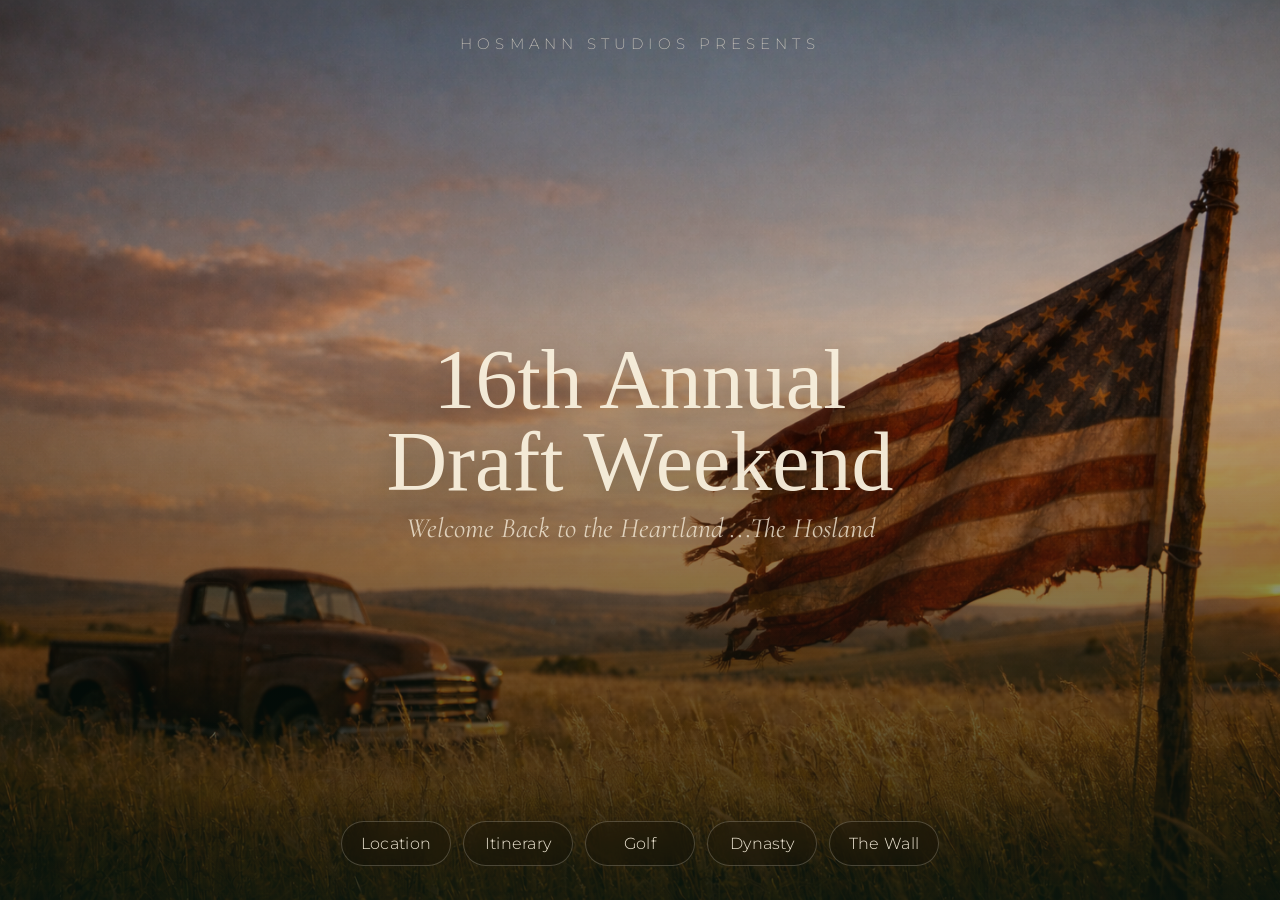
<file: docs/index.html>
<!doctype html>
<html lang="en">
<head>
<meta charset="utf-8">
<meta name="viewport" content="width=device-width, initial-scale=1, viewport-fit=cover">
<title>Hosmann Studios</title>
<link rel="preconnect" href="https://fonts.googleapis.com">
<link rel="preconnect" href="https://fonts.gstatic.com" crossorigin>
<link rel="stylesheet" href="https://fonts.googleapis.com/css2?family=IM+Fell+English+SC&family=Montserrat:wght@200;300;400;600&family=Cormorant+Garamond:ital,wght@0,400;0,600;1,400;1,600&display=swap" rel="stylesheet">
<link rel="stylesheet" href="styles.css?v=13">

</head>
<body class="page page-home">
  <main class="hero" aria-label="Hero">
   <div class="hero-bg" aria-hidden="true">
    <img class="hero-img" src="landing.png" alt="" loading="eager" decoding="async">
  </div>
  <div class="hero-scrim" aria-hidden="true"></div>

    <header class="hero-top">
      <p class="kicker">Hosmann Studios presents</p>
    </header>

    <section class="hero-center" aria-label="Title">
      <h1 class="title">
        16th Annual<br>
        Draft Weekend
      </h1>
      <p class="subtitle">Welcome Back to the Heartland ...The Hosland</p>
    </section>

    <footer class="hero-bottom">
      <nav class="nav" aria-label="Primary">
  <a class="btn" href="location.html">Location</a>
  <a class="btn" href="itinerary.html">Itinerary</a>
  <a class="btn" href="golf.html">Golf</a>
  <a class="btn" href="dynasty.html">Dynasty</a>
  <a class="btn" href="wall.html">The Wall</a>
</nav>

    </footer>
  </main>
</body>
</html>
</file>
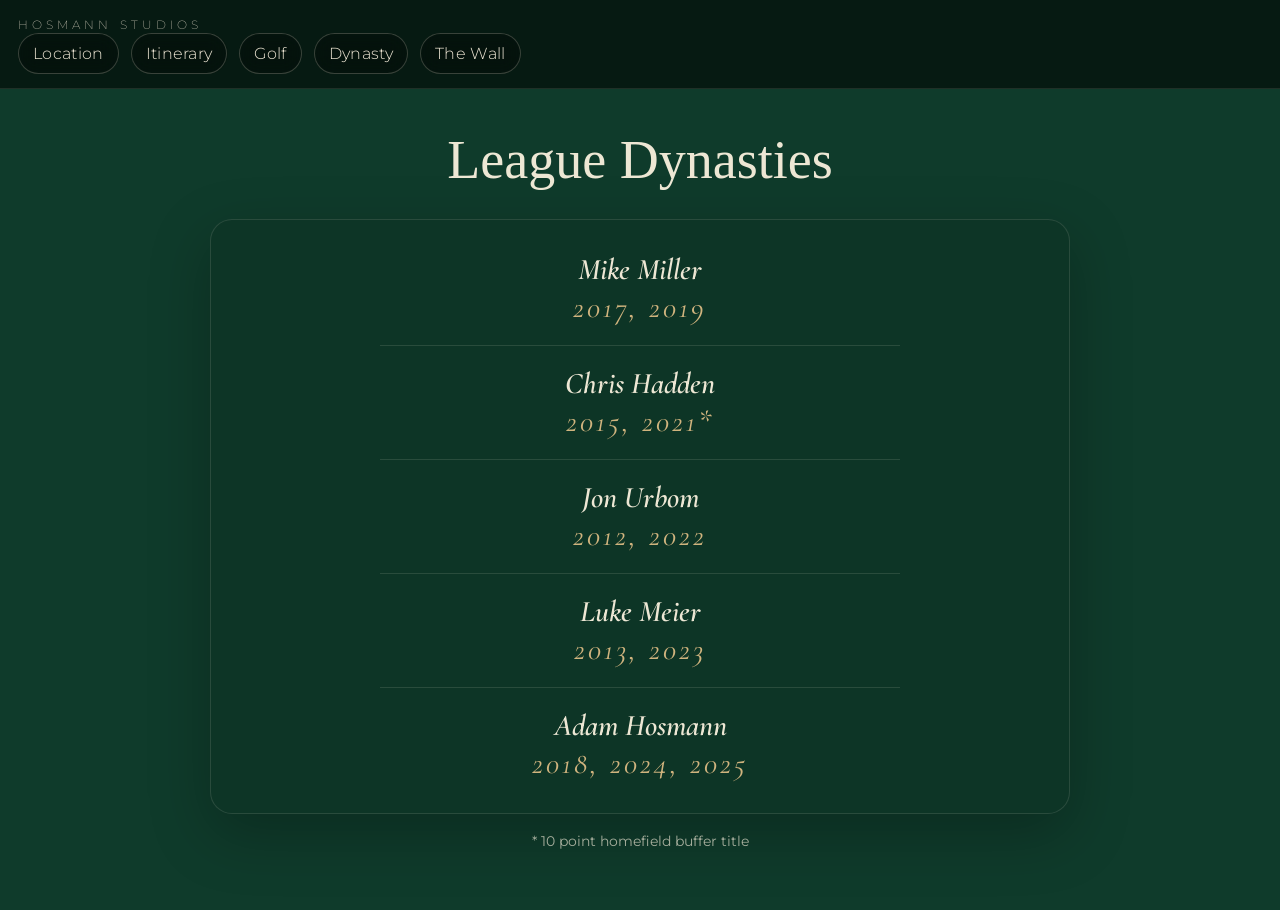
<file: docs/dynasty.html>
<!doctype html>
<html lang="en">
<head>
  <meta charset="utf-8">
  <meta name="viewport" content="width=device-width, initial-scale=1, viewport-fit=cover">
  <title>Hosmann Studios</title>

  <link rel="preconnect" href="https://fonts.googleapis.com">
  <link rel="preconnect" href="https://fonts.gstatic.com" crossorigin>
  <link rel="stylesheet" href="https://fonts.googleapis.com/css2?family=IM+Fell+English+SC&family=Montserrat:wght@200;300;400;600&family=Cormorant+Garamond:ital,wght@0,400;0,600;1,400;1,600&display=swap">

  <link rel="stylesheet" href="styles.css?v=15">
</head>

<body class="page dynasty">
  <header class="topbar">
    <a class="brand" href="index.html">Hosmann Studios</a>

    <div class="topnav">
      <nav class="nav" aria-label="Primary">
        <a class="btn" href="location.html">Location</a>
        <a class="btn" href="itinerary.html">Itinerary</a>
        <a class="btn" href="golf.html">Golf</a>
        <a class="btn" href="dynasty.html">Dynasty</a>
        <a class="btn" href="wall.html">The Wall</a>
      </nav>
    </div>
  </header>

  <main class="content">
    <h1 class="page-title">League Dynasties</h1>

    <section class="dynasty-panel" aria-label="League Dynasties">
      <div class="dynasty-list">

        <div class="dynasty-item">
          <div class="dynasty-person">Mike Miller</div>
          <div class="dynasty-years">2017, 2019</div>
        </div>

        <div class="dynasty-divider" aria-hidden="true"></div>

        <div class="dynasty-item">
          <div class="dynasty-person">Chris Hadden</div>
          <div class="dynasty-years">2015, 2021*</div>
        </div>

        <div class="dynasty-divider" aria-hidden="true"></div>

        <div class="dynasty-item">
          <div class="dynasty-person">Jon Urbom</div>
          <div class="dynasty-years">2012, 2022</div>
        </div>

        <div class="dynasty-divider" aria-hidden="true"></div>

        <div class="dynasty-item">
          <div class="dynasty-person">Luke Meier</div>
          <div class="dynasty-years">2013, 2023</div>
        </div>

        <div class="dynasty-divider" aria-hidden="true"></div>

        <div class="dynasty-item">
          <div class="dynasty-person">Adam Hosmann</div>
          <div class="dynasty-years">2018, 2024, 2025</div>
        </div>

      </div>
    </section>

    <p class="dynasty-footnote">* 10 point homefield buffer title</p>
  </main>
</body>
</html>
</file>
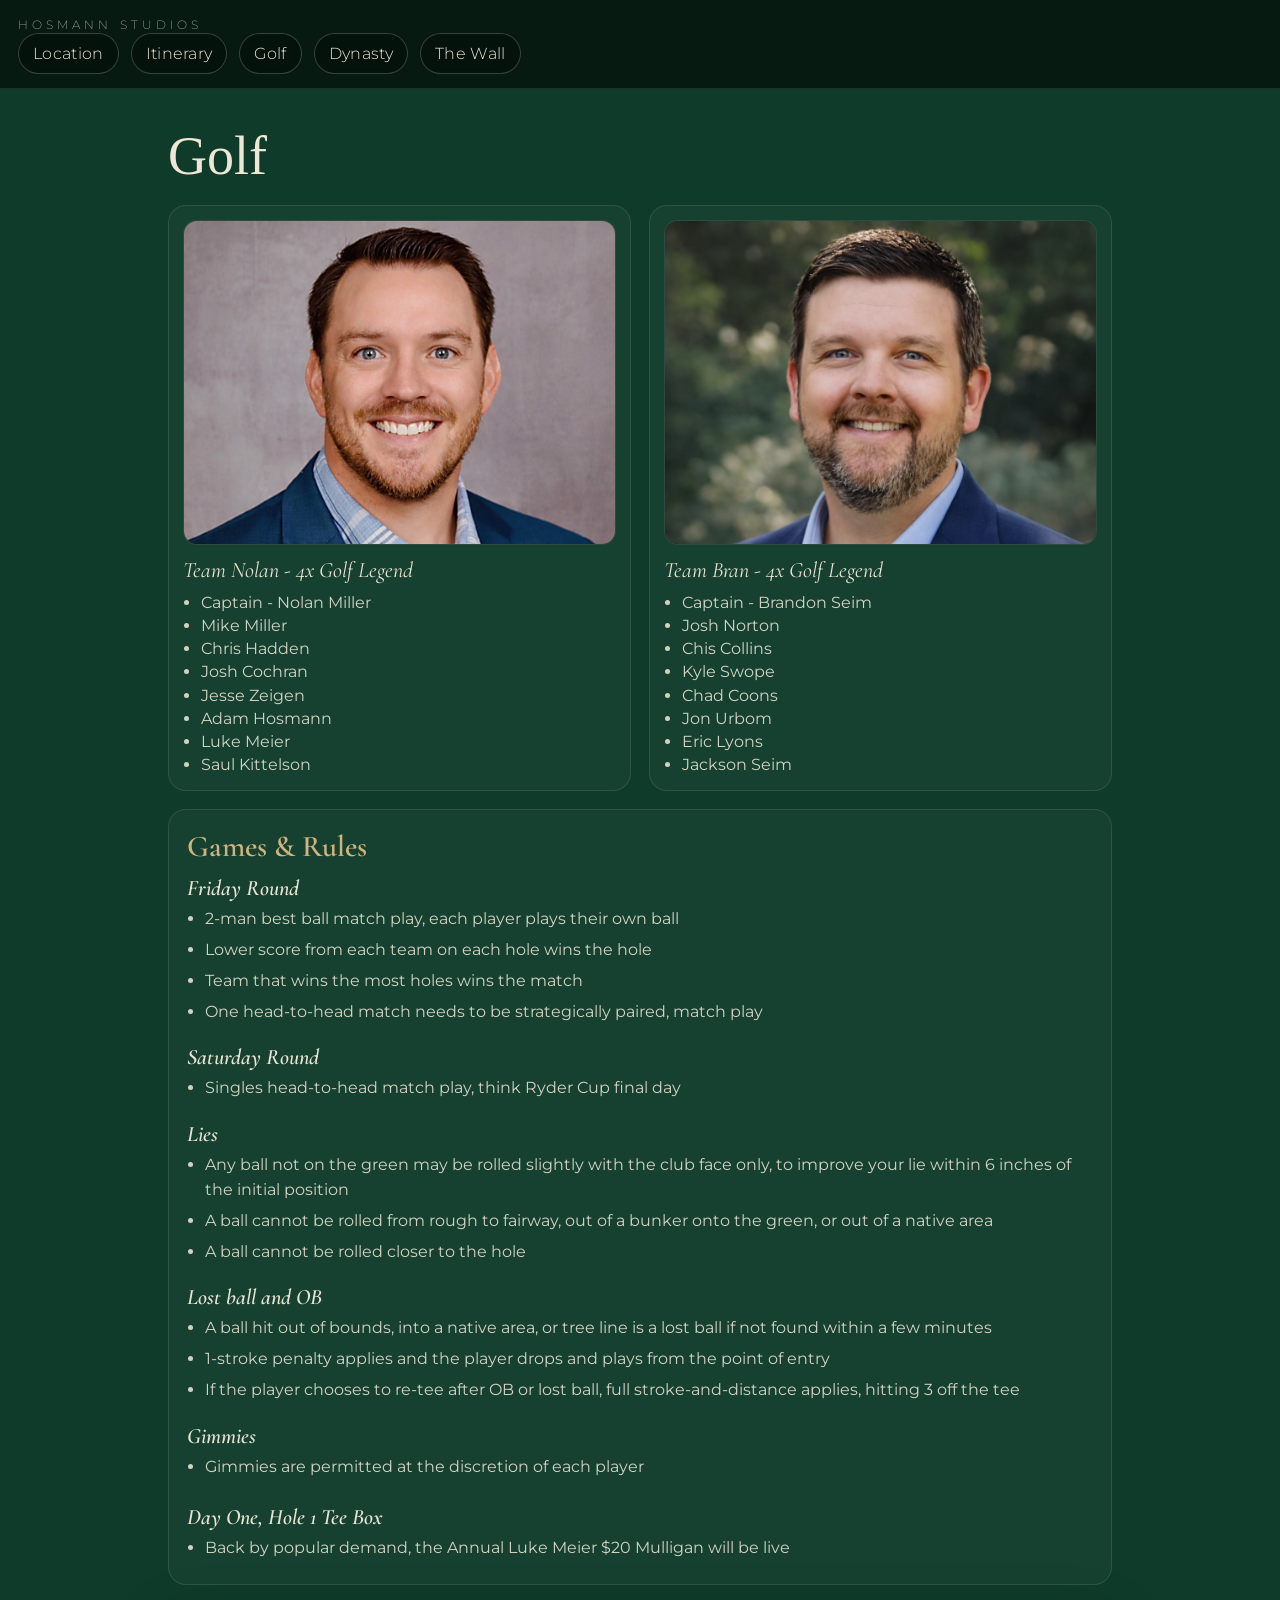
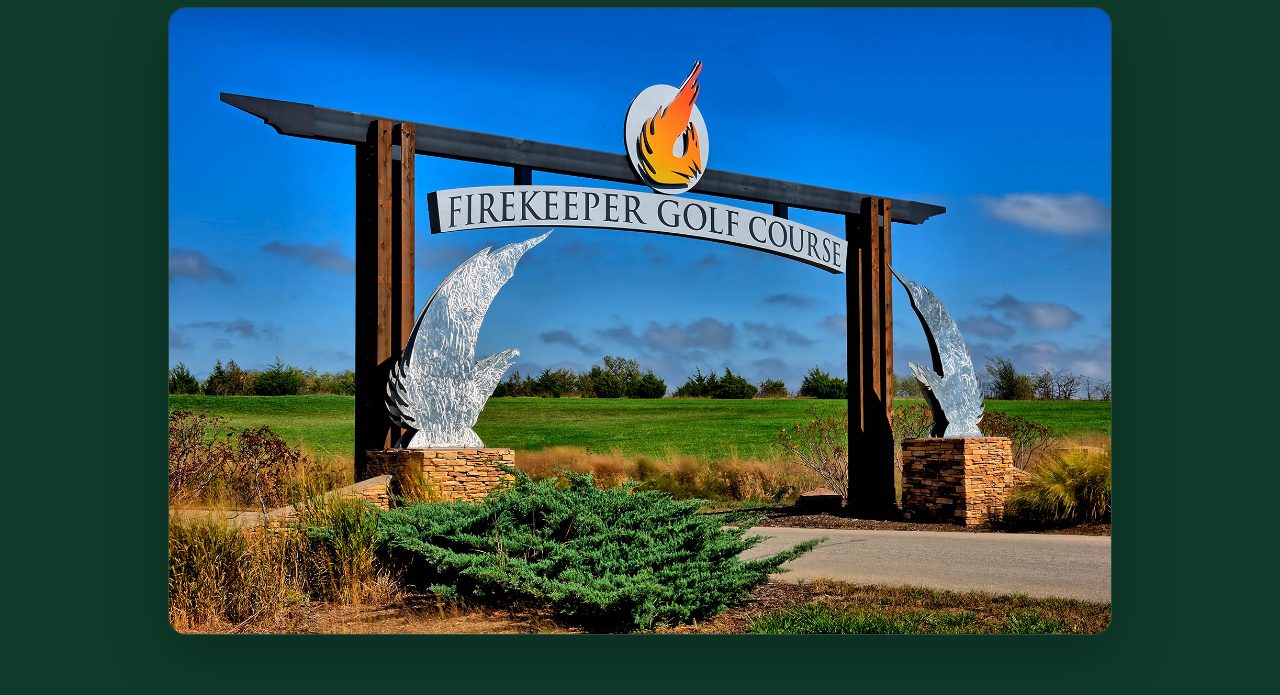
<file: docs/golf.html>
<!doctype html>
<html lang="en">
<head>
  <meta charset="utf-8">
  <meta name="viewport" content="width=device-width, initial-scale=1, viewport-fit=cover">
  <title>Hosmann Studios</title>

  <link rel="preconnect" href="https://fonts.googleapis.com">
  <link rel="preconnect" href="https://fonts.gstatic.com" crossorigin>
  <link rel="stylesheet" href="https://fonts.googleapis.com/css2?family=IM+Fell+English+SC&family=Montserrat:wght@200;300;400;600&family=Cormorant+Garamond:ital,wght@0,400;0,600;1,400;1,600&display=swap" rel="stylesheet">
  <link rel="stylesheet" href="styles.css?v=15">

  <style>
    /* Golf-only layout helpers, keeps styles.css untouched */

    .golf-top {
      margin-top: 10px;
    }

    .captains-wrap {
      display: grid;
      grid-template-columns: 1fr 1fr;
      gap: 18px;
      align-items: start;
      margin-bottom: 18px;
    }

    .captain-card {
      background: rgba(255,255,255,.03);
      border: 1px solid rgba(247,238,220,.10);
      border-radius: 18px;
      padding: 14px;
    }

    .captain-photo {
      width: 100%;
      aspect-ratio: 4 / 3;
      object-fit: cover;
      border-radius: 14px;
      border: 1px solid rgba(247,238,220,.12);
      background: rgba(0,0,0,.18);
      display: block;
    }

    .captain-name {
      margin: 12px 0 8px;
      font-family: "Cormorant Garamond", Georgia, serif;
      font-style: italic;
      font-size: 22px;
      color: rgba(247,238,220,.94);
    }

    .team-list {
      margin: 0;
      padding-left: 18px;
      color: rgba(247,238,220,.84);
      line-height: 1.45;
    }

    .rules-card h2 {
      margin: 0 0 10px;
      font-family: "Cormorant Garamond", Georgia, serif;
      font-weight: 600;
      color: var(--gold);
      font-size: clamp(22px, 3vw, 30px);
    }

    .rules-block {
      display: grid;
      gap: 14px;
    }

    .rules-block h3 {
      margin: 0 0 6px;
      font-family: "Cormorant Garamond", Georgia, serif;
      font-style: italic;
      font-weight: 600;
      color: rgba(247,238,220,.94);
      font-size: 22px;
    }

    .rules-block ul {
      margin: 0;
      padding-left: 18px;
      color: rgba(247,238,220,.84);
      line-height: 1.55;
    }

    .rules-block li {
      margin: 6px 0;
    }

    .rules-note {
      color: rgba(247,238,220,.72);
    }

    .golf-photo-bottom {
      margin-top: 22px;
      display: flex;
      justify-content: center;
    }

    .golf-photo-bottom img {
      width: 100%;
      max-width: 980px;
      height: auto;
      border-radius: 18px;
      border: 1px solid rgba(247,238,220,.10);
      box-shadow: 0 20px 60px rgba(0,0,0,.25);
      display: block;
    }

    @media (max-width: 820px) {
      .captains-wrap {
        grid-template-columns: 1fr;
      }
      .captain-name {
        font-size: 21px;
      }
    }
  </style>
</head>

<body class="page">
  <header class="topbar">
    <a class="brand" href="index.html">Hosmann Studios</a>

    <div class="topnav">
      <nav class="nav" aria-label="Primary">
        <a class="btn" href="location.html">Location</a>
        <a class="btn" href="itinerary.html">Itinerary</a>
        <a class="btn" href="golf.html">Golf</a>
        <a class="btn" href="dynasty.html">Dynasty</a>
        <a class="btn" href="wall.html">The Wall</a>
      </nav>
    </div>
  </header>

  <main class="content">
    <h1 class="page-title">Golf</h1>

    <!-- Top section reserved for captains + teams -->
    <section class="golf-top">
      <div class="captains-wrap">
        <!-- Captain left -->
        <div class="captain-card">
          <!-- Replace src later with your captain photo -->
     <img class="captain-photo" src="nolan_4x3.jpeg" alt="Captain photo left">
          
          <div class="captain-name">Team Nolan - 4x Golf Legend</div>

          <!-- Replace list items later with the team -->
          <ul class="team-list">
            <li>Captain - Nolan Miller</li>
            <li>Mike Miller</li>
            <li>Chris Hadden</li>
            <li>Josh Cochran</li>
            <li>Jesse Zeigen</li>
            <li>Adam Hosmann</li>
            <li>Luke Meier</li>            
            <li>Saul Kittelson</li>
          </ul>
        </div>

        <!-- Captain right -->
        <div class="captain-card">
          <!-- Replace src later with your captain photo -->
         <img class="captain-photo" src="brandon.jpeg" alt="Captain Brandon">

          <div class="captain-name">Team Bran - 4x Golf Legend</div>

          <!-- Replace list items later with the team -->
          <ul class="team-list">
            <li>Captain - Brandon Seim</li>
            <li>Josh Norton</li>
            <li>Chis Collins</li>
            <li>Kyle Swope</li>
            <li>Chad Coons</li>
            <li>Jon Urbom</li>
            <li>Eric Lyons</li>
            <li>Jackson Seim</li>
          </ul>
        </div>
      </div>
    </section>

    <!-- Middle rules / games section -->
    <section class="card rules-card">
      <h2>Games & Rules</h2>

      <div class="rules-block">
        <div>
          <h3>Friday Round</h3>
          <ul>
            <li>2-man best ball match play, each player plays their own ball</li>
            <li>Lower score from each team on each hole wins the hole</li>
            <li>Team that wins the most holes wins the match</li>
            <li>One head-to-head match needs to be strategically paired, match play</li>
          </ul>
        </div>

        <div>
          <h3>Saturday Round</h3>
          <ul>
            <li>Singles head-to-head match play, think Ryder Cup final day</li>
          </ul>
        </div>

        <div>
          <h3>Lies</h3>
          <ul>
            <li>Any ball not on the green may be rolled slightly with the club face only, to improve your lie within 6 inches of the initial position</li>
            <li>A ball cannot be rolled from rough to fairway, out of a bunker onto the green, or out of a native area</li>
            <li>A ball cannot be rolled closer to the hole</li>
          </ul>
        </div>

        <div>
          <h3>Lost ball and OB</h3>
          <ul>
            <li>A ball hit out of bounds, into a native area, or tree line is a lost ball if not found within a few minutes</li>
            <li>1-stroke penalty applies and the player drops and plays from the point of entry</li>
            <li>If the player chooses to re-tee after OB or lost ball, full stroke-and-distance applies, hitting 3 off the tee</li>
          </ul>
        </div>

        <div>
          <h3>Gimmies</h3>
          <ul>
            <li>Gimmies are permitted at the discretion of each player</li>
          </ul>
          <div class="rules-note" style="margin-top:10px">
          </div>
        </div>

        <div>
          <h3>Day One, Hole 1 Tee Box</h3>
          <ul>
            <li>Back by popular demand, the Annual Luke Meier $20 Mulligan will be live</li>
          </ul>
          </div>
      </div>
    </section>

    <!-- Bottom photo centered -->
    <div class="golf-photo-bottom">
      <img src="golf.jpg" alt="Firekeeper Golf Course entrance sign">
    </div>
  </main>
</body>
</html>
</file>
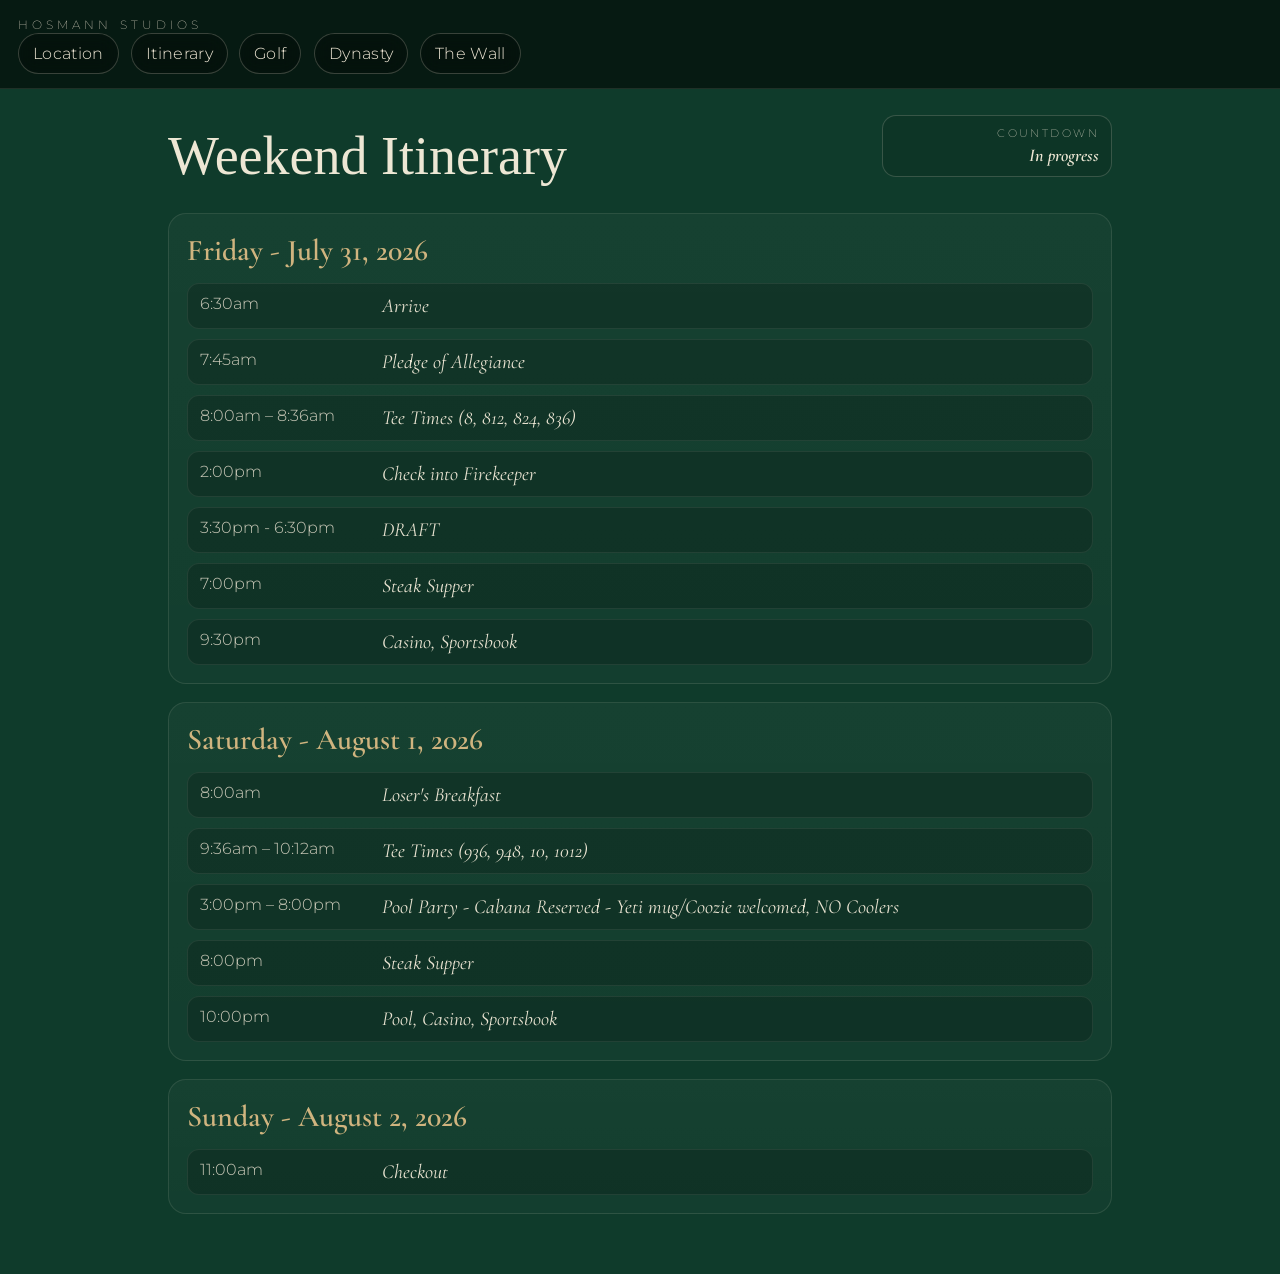
<file: docs/itinerary.html>
<!doctype html>
<html lang="en">
<head>
<meta charset="utf-8">
<meta name="viewport" content="width=device-width, initial-scale=1, viewport-fit=cover">
<title>Hosmann Studios</title>
<link rel="preconnect" href="https://fonts.googleapis.com">
<link rel="preconnect" href="https://fonts.gstatic.com" crossorigin>
<link rel="stylesheet" href="https://fonts.googleapis.com/css2?family=IM+Fell+English+SC&family=Montserrat:wght@200;300;400;600&family=Cormorant+Garamond:ital,wght@0,400;0,600;1,400;1,600&display=swap" rel="stylesheet">
<link rel="stylesheet" href="styles.css?v=13">
  <script src="app.js?v=22" defer></script>
  
</head>
<body class="page itinerary-page">
  <header class="topbar">
    <a class="brand" href="index.html">Hosmann Studios</a>
    <div class="topnav"><nav class="nav" aria-label="Primary">
  <a class="btn" href="location.html">Location</a>
  <a class="btn" href="itinerary.html">Itinerary</a>
  <a class="btn" href="golf.html">Golf</a>
  <a class="btn" href="dynasty.html">Dynasty</a>
  <a class="btn" href="wall.html">The Wall</a>
</nav>
</div>
  </header>

  <main class="content">
   <div class="itinerary-head">
  <h1 class="page-title">Weekend Itinerary</h1>

  <aside class="countdown-card" aria-label="Countdown to event">
    <div class="countdown-kicker">Countdown</div>
    <div class="countdown-time" id="countdown">Loading</div>
  </aside>
</div>
    <div class="itinerary">
  <section class="day">
    <h2>Friday - July 31, 2026</h2>
    <div class="schedule">
      <div class="row"><div class="time">6:30am</div><div class="event">Arrive</div></div>
      <div class="row"><div class="time">7:45am</div><div class="event">Pledge of Allegiance</div></div>
      <div class="row"><div class="time">8:00am – 8:36am</div><div class="event">Tee Times (8, 812, 824, 836)</div></div>
      <div class="row"><div class="time">2:00pm</div><div class="event">Check into Firekeeper</div></div>
      <div class="row"><div class="time">3:30pm - 6:30pm</div><div class="event">DRAFT</div></div>
      <div class="row"><div class="time">7:00pm</div><div class="event">Steak Supper</div></div>
      <div class="row"><div class="time">9:30pm</div><div class="event">Casino, Sportsbook</div></div>
    </div>
  </section>

  <section class="day">
    <h2>Saturday - August 1, 2026</h2>
    <div class="schedule">
      <div class="row"><div class="time">8:00am</div><div class="event">Loser&apos;s Breakfast</div></div>
      <div class="row"><div class="time">9:36am – 10:12am</div><div class="event">Tee Times (936, 948, 10, 1012)</div></div>
      <div class="row"><div class="time">3:00pm – 8:00pm</div><div class="event">Pool Party - Cabana Reserved - Yeti mug/Coozie welcomed, NO Coolers</div></div>
      <div class="row"><div class="time">8:00pm</div><div class="event">Steak Supper</div></div>
      <div class="row"><div class="time">10:00pm</div><div class="event">Pool, Casino, Sportsbook</div></div>
    </div>
  </section>

  <section class="day">
    <h2>Sunday - August 2, 2026</h2>
    <div class="schedule">
      <div class="row"><div class="time">11:00am</div><div class="event">Checkout</div></div>
    </div>
  </section>
</div>

  </main>
</body>
</html>
</file>
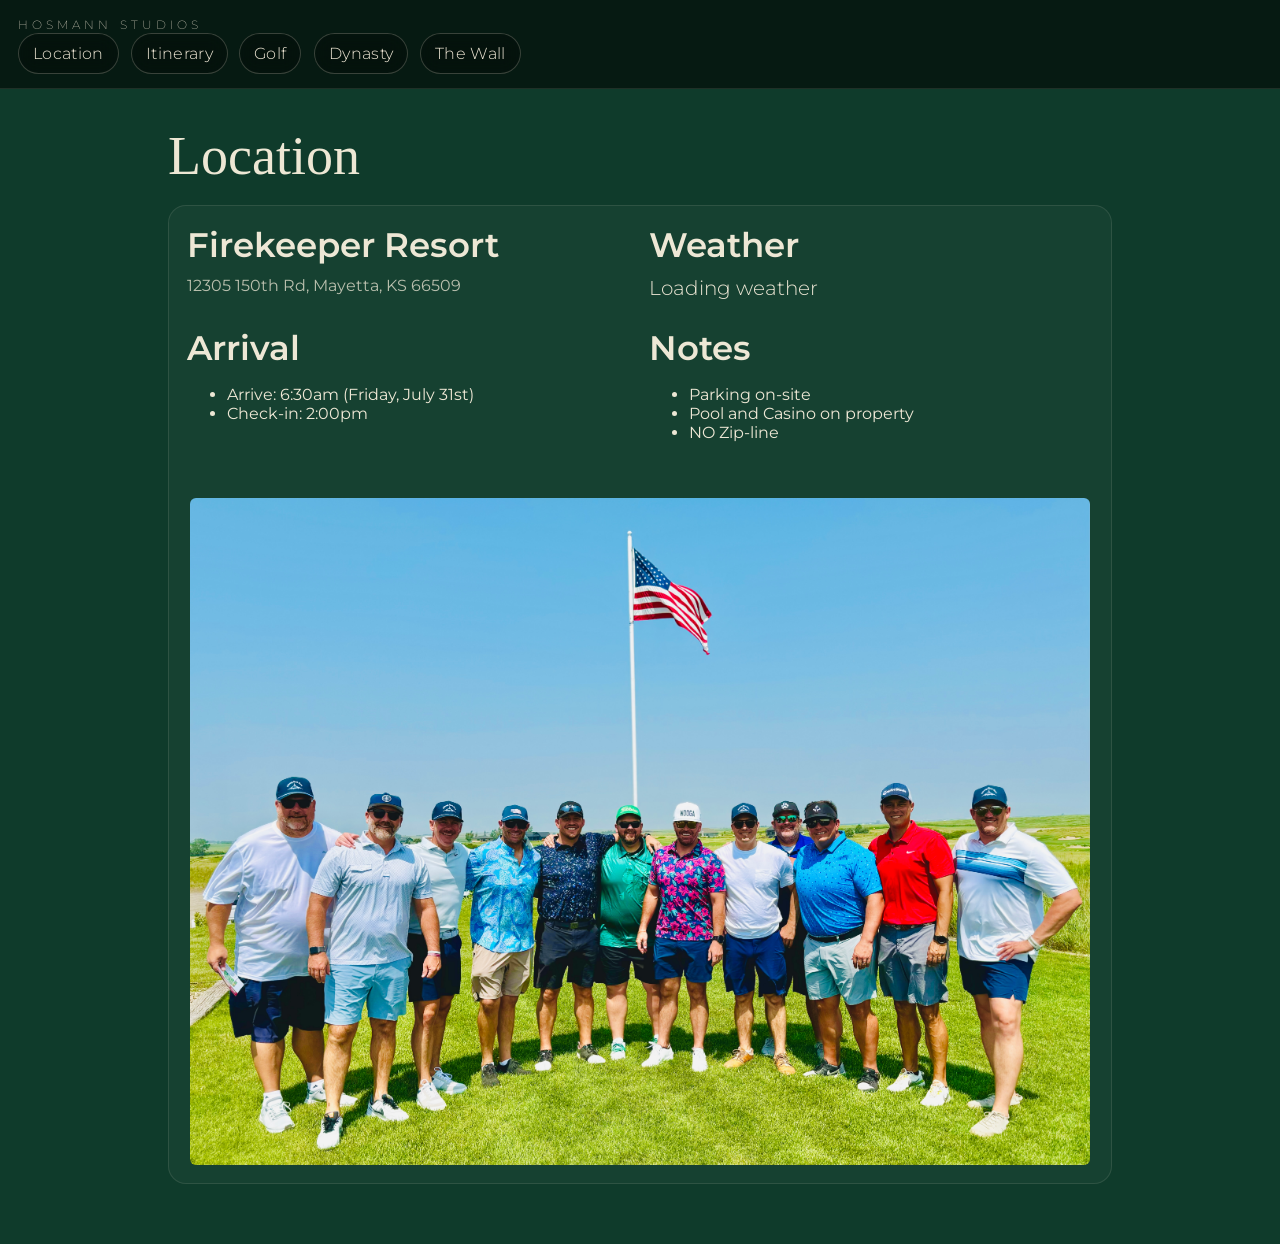
<file: docs/location.html>
<!doctype html>
<html lang="en">
<head>
  <meta charset="utf-8">
  <meta name="viewport" content="width=device-width, initial-scale=1, viewport-fit=cover">
  <title>Hosmann Studios</title>

  <link rel="preconnect" href="https://fonts.googleapis.com">
  <link rel="preconnect" href="https://fonts.gstatic.com" crossorigin>
  <link rel="stylesheet" href="https://fonts.googleapis.com/css2?family=IM+Fell+English+SC&family=Montserrat:wght@200;300;400;600&family=Cormorant+Garamond:ital,wght@0,400;0,600;1,400;1,600&display=swap">
  <link rel="stylesheet" href="styles.css?v=17">
</head>

<script src="app.js?v=17" defer></script>
  
<body class="page location-page">
  <header class="topbar">
    <a class="brand" href="index.html">Hosmann Studios</a>

    <div class="topnav">
      <nav class="nav" aria-label="Primary">
        <a class="btn" href="location.html">Location</a>
        <a class="btn" href="itinerary.html">Itinerary</a>
        <a class="btn" href="golf.html">Golf</a>
        <a class="btn" href="dynasty.html">Dynasty</a>
        <a class="btn" href="wall.html">The Wall</a>
      </nav>
    </div>
  </header>

  <main class="content">
    <h1 class="page-title">Location</h1>

    <div class="card">
      <div class="grid-2 location-grid">
        <!-- Row 1, left -->
        <div class="loc-head">
          <h2>Firekeeper Resort</h2>
          <p class="muted">12305 150th Rd, Mayetta, KS 66509</p>
        </div>

        <!-- Row 1, right -->
<div class="weather-block">
  <h2>Weather</h2>

  <div class="weather-live">
    <div class="weather-live-main" id="wx-main">Loading weather</div>
    <div class="weather-live-sub muted" id="wx-sub"></div>
  </div>
</div>

        <!-- Row 2, left -->
        <div>
          <h3>Arrival</h3>
          <ul>
            <li>Arrive:  6:30am (Friday, July 31st)</li>
            <li>Check-in:  2:00pm</li>
          </ul>
        </div>

        <!-- Row 2, right -->
        <div>
          <h3>Notes</h3>
          <ul>
            <li>Parking on-site</li>
            <li>Pool and Casino on property</li>
            <li>NO Zip-line</li>
          </ul>
        </div>
      </div>

      <div class="location-image">
        <img src="location.jpeg" alt="FireKeeper Golf Course">
      </div>
    </div>
  </main>
</file>
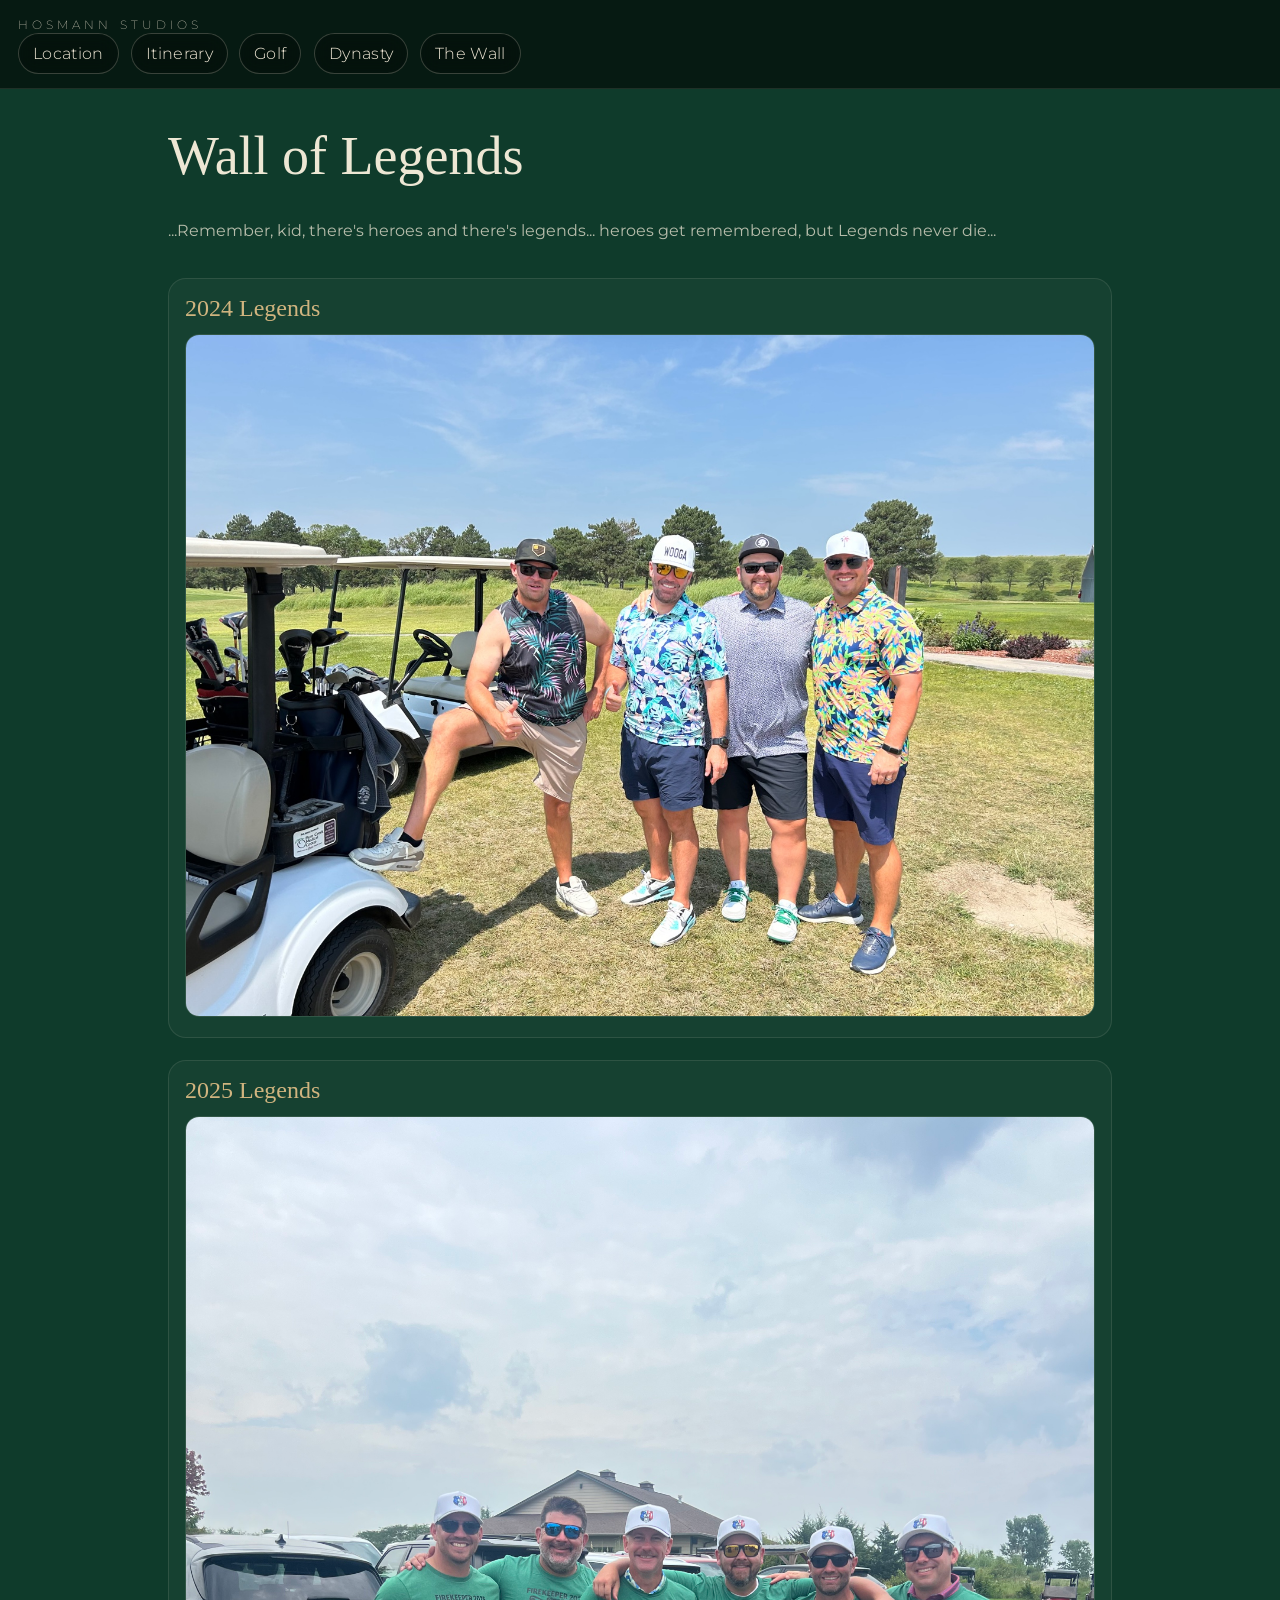
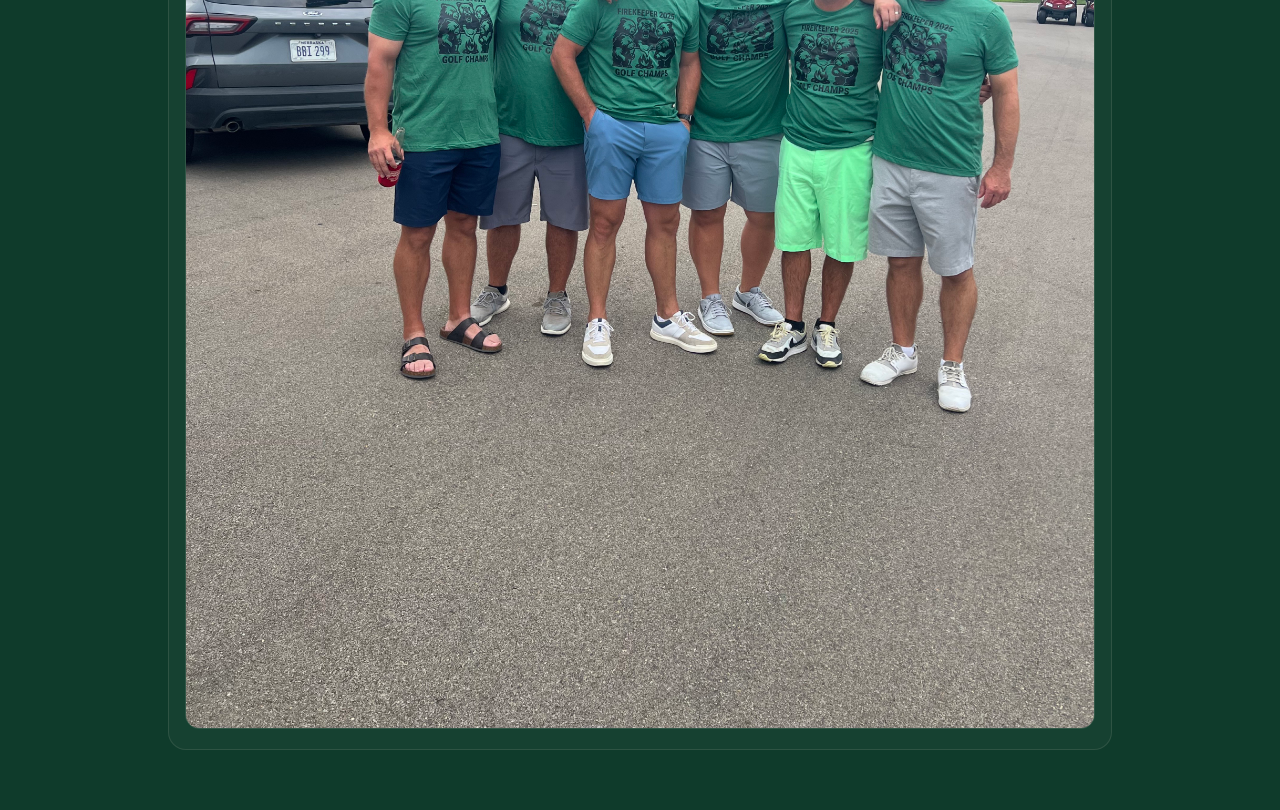
<file: docs/wall.html>
<!doctype html>
<html lang="en">
<head>
<meta charset="utf-8">
<meta name="viewport" content="width=device-width, initial-scale=1, viewport-fit=cover">
<title>Hosmann Studios</title>
<link rel="preconnect" href="https://fonts.googleapis.com">
<link rel="preconnect" href="https://fonts.gstatic.com" crossorigin>
<link rel="stylesheet" href="https://fonts.googleapis.com/css2?family=IM+Fell+English+SC&family=Montserrat:wght@200;300;400;600&family=Cormorant+Garamond:ital,wght@0,400;0,600;1,400;1,600&display=swap" rel="stylesheet">
<link rel="stylesheet" href="styles.css?v=13">

</head>
<body class="page">
  <header class="topbar">
    <a class="brand" href="index.html">Hosmann Studios</a>
    <div class="topnav"><nav class="nav" aria-label="Primary">
  <a class="btn" href="location.html">Location</a>
  <a class="btn" href="itinerary.html">Itinerary</a>
  <a class="btn" href="golf.html">Golf</a>
  <a class="btn" href="dynasty.html">Dynasty</a>
  <a class="btn" href="wall.html">The Wall</a>
</nav>
</div>
  </header>

  <main class="content">
    <h1 class="page-title">Wall of Legends</h1>
    <div class="wall">
  <p class="muted">...Remember, kid, there's heroes and there's legends... heroes get remembered, but Legends never die...</p>

  <section class="champ">
    <h2>2024 Legends</h2>
    <img class="champ-img" src="wall_2025.jpg" alt="2025 Champions photo">
  </section>

  <section class="champ">
    <h2>2025 Legends</h2>
    <img class="champ-img" src="wall_2024.jpg" alt="2024 Champions photo">
  </section>
</div>

  </main>
</body>
</html>
</file>
<file: docs/styles.css>
:root{
  --bg:#0F3B2B;
  --cream: rgba(247, 238, 220, .96);
  --creamSoft: rgba(247, 238, 220, .78);
  --line: rgba(247, 238, 220, .22);
  --gold: rgba(216, 185, 130, .96);
}

*{ box-sizing:border-box; }
html, body { min-height: 100%; }
html { background: var(--bg); }
body{
  margin:0;
  background: var(--bg);
  color: var(--cream);
  font-family: Montserrat, system-ui, -apple-system, Segoe UI, Roboto, Arial, sans-serif;
}
a{ color:inherit; text-decoration:none; }
a:hover{ opacity:.92; }

/* HOME HERO */
.hero{
  position: relative;
  min-height: 100svh;
  overflow:hidden;
  display:flex;
  flex-direction:column;
  justify-content:space-between;
  padding: clamp(16px, 3.2vw, 34px);
  padding-top: calc(clamp(16px, 3.2vw, 34px) + env(safe-area-inset-top));
  padding-bottom: calc(clamp(16px, 3.2vw, 34px) + env(safe-area-inset-bottom));
}

.hero-bg{
  position:absolute;
  inset:0;
  overflow:hidden;
  transform: translateZ(0);
}

.hero-img{
  width:100%;
  height:100%;
  object-fit:cover;
  object-position:center;
  display:block;
}

.hero-scrim{
  position:absolute;
  inset:0;
  background: linear-gradient(
    to bottom,
    rgba(0,0,0,.25) 0%,
    rgba(0,0,0,.18) 35%,
    rgba(6,22,15,.80) 100%
  );
}

.hero-top, .hero-center, .hero-bottom{ position:relative; z-index:1; }

.kicker{
  margin:0;
  text-align:center;
  text-transform: uppercase;
  letter-spacing: .34em;
  font-weight: 200;
  color: var(--creamSoft);
  font-size: clamp(12px, 2.3vw, 15px);
}

.hero-center{ text-align:center; padding: 10px 0; }

.title{
  margin: 10px 0 8px;
  font-family: "IM Fell English SC", Georgia, "Times New Roman", serif;
  font-weight: 400;
  line-height: .98;
  color: var(--cream);
  font-size: clamp(40px, 7.2vw, 84px);
  text-shadow: 0 10px 30px rgba(0,0,0,.35);
}

.subtitle{
  margin: 0;
  font-family: "Cormorant Garamond", Georgia, serif;
  font-style: italic;
  font-weight: 400;
  color: var(--creamSoft);
  font-size: clamp(18px, 3.2vw, 28px);
}

/* HERO NAV */
.nav{
  display:flex;
  gap: 12px;
  justify-content:center;
  flex-wrap:wrap;
}
.btn{
  display:inline-flex;
  align-items:center;
  justify-content:center;
  padding: 12px 18px;
  border-radius: 999px;
  border: 1px solid var(--line);
  background: rgba(0,0,0,.18);
  backdrop-filter: blur(10px);
  -webkit-backdrop-filter: blur(10px);
  color: var(--cream);
  font-weight: 300;
  letter-spacing: .02em;
  min-width: 110px;
  transition: background .15s ease, border-color .15s ease, transform .1s ease;
}
.btn:hover{
  background: rgba(0,0,0,.26);
  border-color: rgba(247,238,220,.30);
}
.btn:active{
  background: rgba(6,22,15,.88);
  transform: translateY(1px);
  border-color: rgba(247,238,220,.34);
}

@media (max-width: 480px){
  .hero{ padding-left: 16px; padding-right: 16px; }
  .kicker{ letter-spacing: .26em; }
  .nav{ gap: 10px; }
  .btn{ min-width: 46%; padding: 12px 14px; }
}
@media (max-height: 740px){
  .title{ font-size: clamp(34px, 6.6vw, 68px); }
}

/* TOPBAR + CONTENT PAGES */
.topbar{
  position: sticky;
  top:0;
  z-index:10;
  background: rgba(6,22,15,.88);
  backdrop-filter: blur(12px);
  -webkit-backdrop-filter: blur(12px);
  border-bottom: 1px solid rgba(247,238,220,.10);
  padding: 14px 18px;
}
.brand{
  font-weight: 200;
  letter-spacing: .34em;
  text-transform: uppercase;
  color: var(--creamSoft);
  font-size: 12px;
  text-decoration: none;
}

.brand:hover{
  opacity: .9;
}

.topnav .nav{ justify-content:flex-start; }
.topnav .btn{ min-width: auto; padding: 10px 14px; }

.content{
  max-width: 980px;
  margin: 0 auto;
  padding: 26px 18px 60px;
}
.page-title{
  margin: 10px 0 18px;
  font-family: "IM Fell English SC", Georgia, serif;
  font-weight: 400;
  font-size: clamp(34px, 4.4vw, 54px);
}

.card{
  background: rgba(255,255,255,.03);
  border: 1px solid rgba(247,238,220,.10);
  border-radius: 18px;
  padding: 18px;
}
.muted{ color: rgba(247,238,220,.72); }

.grid-2{
  display:grid;
  grid-template-columns: 1fr 1fr;
  gap: 18px;
}
@media (max-width: 720px){
  .grid-2{ grid-template-columns: 1fr; }
}

/* ITINERARY */
.itinerary{ display:flex; flex-direction:column; gap: 18px; }
.day{
  background: linear-gradient(180deg, rgba(255,255,255,.03), rgba(255,255,255,.02));
  border: 1px solid rgba(247,238,220,.10);
  border-radius: 18px;
  padding: 18px;
}
.day h2{
  margin: 0 0 14px;
  font-family: "Cormorant Garamond", Georgia, serif;
  font-weight: 600;
  color: var(--gold);
  font-size: clamp(22px, 3vw, 30px);
}
.schedule{ display:flex; flex-direction:column; gap: 10px; }
.row{
  display:grid;
  grid-template-columns: 170px 1fr;
  gap: 12px;
  padding: 10px 12px;
  border-radius: 12px;
  background: rgba(0,0,0,.18);
  border: 1px solid rgba(247,238,220,.08);
}
.time{ font-weight: 300; color: rgba(247,238,220,.80); }
.event{
  font-family: "Cormorant Garamond", Georgia, serif;
  font-style: italic;
  font-size: 20px;
  color: rgba(247,238,220,.94);
}
@media (max-width: 560px){
  .row{ grid-template-columns: 1fr; }
  .event{ font-size: 19px; }
}

/* DYNASTY – CENTERED LIST (MATCHED FONTS) */

.dynasty .page-title{
  text-align: center;
  margin: 14px 0 clamp(18px, 4vw, 28px);
}

.dynasty-panel{
  width: min(860px, 100%);
  margin: 0 auto;
  padding: clamp(22px, 3.2vw, 34px);
  border-radius: 22px;
  background: rgba(0,0,0,.10);
  border: 1px solid rgba(247,238,220,.12);
  box-shadow: 0 20px 60px rgba(0,0,0,.25);
}

.dynasty-list{
  display: grid;
  gap: clamp(16px, 2.6vw, 22px);
}

.dynasty-item{
  text-align: center;
  display: grid;
  gap: 6px;
}

.dynasty-person,
.dynasty-years{
  font-family: "Cormorant Garamond", Georgia, serif;
  font-style: italic;
  font-weight: 600;
  font-size: clamp(22px, 3.8vw, 30px);
  line-height: 1.05;
}

.dynasty-person{
  color: rgba(247,238,220,.96);
}

.dynasty-years{
  color: rgba(216,185,130,.96);
  letter-spacing: .10em;
  font-weight: 400;
}

.dynasty-divider{
  height: 1px;
  width: min(520px, 100%);
  margin: 0 auto;
  background: rgba(247,238,220,.12);
}

.dynasty-footnote{
  margin: 16px 0 0;
  text-align: center;
  color: rgba(247,238,220,.70);
  font-size: 14px;
}
/* Centered two-column list that feels like itinerary typography */
.dynasty-table{
  width: min(820px, 100%);
  margin: 0 auto;
  display: grid;
  gap: clamp(12px, 2.2vw, 18px);
  padding: clamp(10px, 2vw, 18px);
  border-radius: 18px;
  background: rgba(0,0,0,.10);
  border: 1px solid rgba(247,238,220,.12);
  box-shadow: 0 20px 60px rgba(0,0,0,.25);
}

.dynasty-row{
  display: grid;
  grid-template-columns: 110px 1fr;
  column-gap: 72px;
  align-items: center;
}

.dynasty-year{
  text-align: right;
  font-family: "Cormorant Garamond", Georgia, serif;
  font-style: italic;
  font-weight: 400;
  color: rgba(247,238,220,.85);
  letter-spacing: .12em;
  font-size: clamp(22px, 4.2vw, 30px);
  line-height: 1.05;
}

.dynasty-name{
  font-family: "Cormorant Garamond", Georgia, serif;
  font-style: italic;
  font-weight: 400;
  color: rgba(255,255,255,.96);
  font-size: clamp(22px, 4.2vw, 30px);
  line-height: 1.05;
}

.dynasty-note{
  opacity: .85;
}

.dynasty-footnote{
  margin: 18px auto 0;
  width: min(820px, 100%);
  text-align: center;
  font-size: 14px;
  color: rgba(247,238,220,.65);
}

/* WALL */
.wall{ display:flex; flex-direction:column; gap: 22px; }
.champ{
  background: rgba(255,255,255,.03);
  border: 1px solid rgba(247,238,220,.10);
  border-radius: 18px;
  padding: 16px;
}
.champ h2{
  margin: 0 0 12px;
  font-family: "IM Fell English SC", Georgia, serif;
  font-weight: 400;
  color: var(--gold);
}
.champ-img{
  width:100%;
  height:auto;
  border-radius: 14px;
  border: 1px solid rgba(247,238,220,.12);
}

.location-image {
  margin-top: 2.5rem;
  display: flex;
  justify-content: center;
}

.location-image img {
  width: 100%;
  max-width: 900px;
  height: auto;
  border-radius: 6px;
}

/* iPhone portrait: keep cover, adjust the crop window */
@media (max-width: 520px) {
  .hero-img{
    object-fit: cover;
    object-position: 70% 55%;
  }
}

.location-grid .weather-block h2{
  margin: 0 0 10px;
  font-size: clamp(26px, 3.2vw, 34px);
  font-weight: 600;
}

/* remove widget’s default white box look */
.location-grid .weather-block .weatherwidget-io{
  display: block;
  border-radius: 12px;
  overflow: hidden;
  background: transparent;
}

/* LOCATION – unify headings and make weather widget visible */
.location-page .location-grid h2,
.location-page .location-grid h3{
  margin: 0 0 10px;
  font-family: Montserrat, system-ui, -apple-system, Segoe UI, Roboto, Arial, sans-serif;
  font-weight: 600;
  color: var(--cream);
  font-size: clamp(26px, 3.2vw, 34px);
  letter-spacing: 0;
}

/* keep the address line spacing looking like before */
.location-page .loc-head .muted{
  margin: 0;
}

/* weather block spacing */
.location-page .weather-block{
  min-width: 0;
}

/* weatherwidget.io often renders but iframe height collapses, force a height */
.location-page .weather-block .weatherwidget-io{
  display: block;
  width: 100%;
  min-height: 140px;
  border-radius: 12px;
  overflow: hidden;
  background: transparent;
}

.location-page .weather-block iframe{
  width: 100% !important;
  height: 140px !important;
  min-height: 140px !important;
  border: 0 !important;
  display: block !important;
}

/* LOCATION – make Firekeeper Resort, Weather, Arrival, Notes identical */
.location-page .location-grid h2,
.location-page .location-grid h3{
  margin: 0 0 10px;
  font-family: Montserrat, system-ui, -apple-system, Segoe UI, Roboto, Arial, sans-serif;
  font-weight: 600;
  color: var(--cream);
  font-size: clamp(26px, 3.2vw, 34px);
  letter-spacing: 0;
}

/* LOCATION – weatherwidget.io iframe height fix */
.location-page .weather-block .weatherwidget-io{
  display: block;
  width: 100%;
  min-height: 150px;
  border-radius: 12px;
  overflow: hidden;
  background: transparent;
}

.location-page .weather-block iframe{
  width: 100% !important;
  height: 150px !important;
  min-height: 150px !important;
  border: 0 !important;
  display: block !important;
}

/* LOCATION – realtime weather text */
.location-page .weather-live-main{
  font-weight: 300;
  color: rgba(247,238,220,.94);
  font-size: 20px;
  line-height: 1.25;
}
.location-page .weather-live-sub{
  margin-top: 8px;
  font-weight: 300;
}

/* GOLF – captains + rules layout */
.captains-wrap{
  display: grid;
  grid-template-columns: 1fr 1fr;
  gap: 18px;
  align-items: start;
  margin-bottom: 18px;
}

.captain-card{
  background: rgba(255,255,255,.03);
  border: 1px solid rgba(247,238,220,.10);
  border-radius: 18px;
  padding: 14px;
}

.captain-photo{
  width: 100%;
  aspect-ratio: 4 / 3;
  object-fit: cover;
  object-position: 50% 25%;
  border-radius: 14px;
  border: 1px solid rgba(247,238,220,.12);
  background: rgba(0,0,0,.18);
  display: block;
}

.captain-name{
  margin: 12px 0 8px;
  font-family: "Cormorant Garamond", Georgia, serif;
  font-style: italic;
  font-size: 22px;
  color: rgba(247,238,220,.94);
}

.team-list{
  margin: 0;
  padding-left: 18px;
  color: rgba(247,238,220,.84);
  line-height: 1.45;
}

@media (max-width: 820px){
  .captains-wrap{ grid-template-columns: 1fr; }
  .captain-name{ font-size: 21px; }
}

/* ITINERARY – countdown (only when body has itinerary-page class) */
.itinerary-page .itinerary-head{
  display:flex;
  align-items:flex-start;
  justify-content:space-between;
  gap: 16px;
  margin-bottom: 8px;
}

.itinerary-page .countdown-card{
  border: 1px solid rgba(247,238,220,.18);
  border-radius: 14px;
  padding: 10px 12px;
  background: rgba(0,0,0,.10);
  min-width: 230px;
  text-align: right;
}

.itinerary-page .countdown-kicker{
  font-weight: 200;
  letter-spacing: .22em;
  text-transform: uppercase;
  color: var(--creamSoft);
  font-size: 11px;
  margin-bottom: 6px;
}

.itinerary-page .countdown-time{
  font-family: "Cormorant Garamond", Georgia, serif;
  font-style: italic;
  font-weight: 600;
  color: var(--cream);
  font-size: 18px;
  line-height: 1.1;
}

@media (max-width: 720px){
  .itinerary-page .itinerary-head{
    flex-direction: column;
    align-items: flex-start;
    gap: 10px;
  }
  .itinerary-page .countdown-card{
    text-align: left;
    min-width: 0;
    width: 100%;
  }
}

/* ITINERARY – header row with discreet countdown */
.itinerary-head{
  display:flex;
  align-items:flex-start;
  justify-content:space-between;
  gap: 16px;
}

.itinerary-page .page-title{
  margin: 10px 0 18px;
}

.countdown-card{
  border: 1px solid rgba(247, 238, 220, .22);
  background: rgba(0,0,0,.10);
  border-radius: 14px;
  padding: 12px 14px;
  min-width: 190px;
  text-align: right;
}

.countdown-kicker{
  font-size: 12px;
  letter-spacing: .20em;
  text-transform: uppercase;
  color: rgba(247, 238, 220, .78);
  font-weight: 300;
  margin-bottom: 6px;
}

.countdown-time{
  font-family: "Cormorant Garamond", Georgia, serif;
  font-style: italic;
  font-size: 18px;
  color: rgba(247, 238, 220, .96);
  line-height: 1.15;
  white-space: nowrap;
}

@media (max-width: 720px){
  .itinerary-head{
    flex-direction: column;
    align-items: flex-start;
  }
  .countdown-card{
    width: 100%;
    text-align: left;
  }
  .countdown-time{
    white-space: normal;
  }
}
</file>
